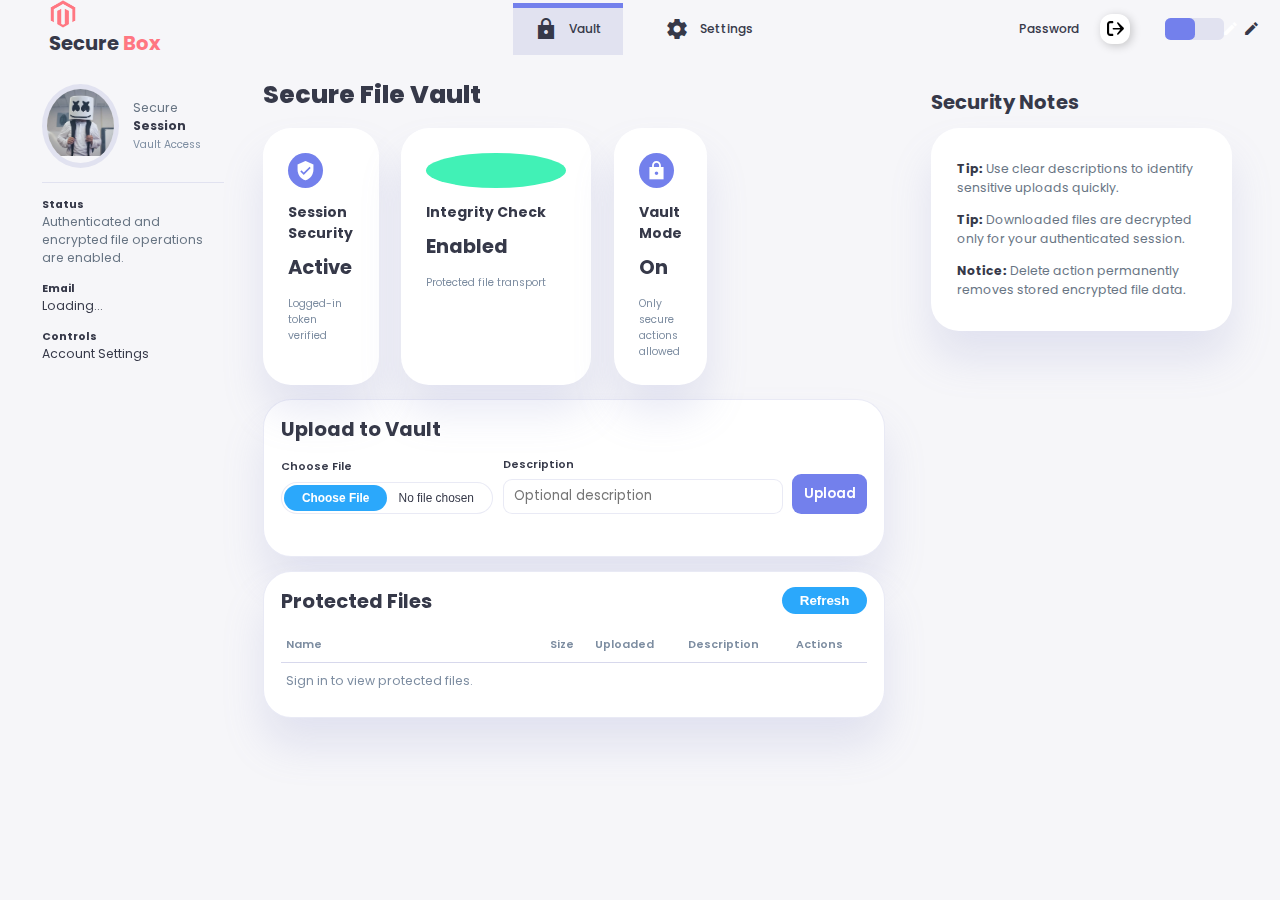
<file: web/templates/index.html>
<!DOCTYPE html>
<html lang="en">

<head>
    <meta charset="UTF-8">
    <meta http-equiv="X-UA-Compatible" content="IE=edge">
    <meta name="viewport" content="width=device-width, initial-scale=1.0">
    <title>Secure File Box</title>
    <link rel="shortcut icon" href="../static/images/logo.png">
    <link href="https://fonts.googleapis.com/icon?family=Material+Icons+Sharp" rel="stylesheet">
    <link rel="stylesheet" href="../static/style.css">
</head>

<body>
    <header>
        <div class="logo" title="Secure File Box">
            <a href="/index" class="logo-link">
                <img src="../static/images/logo.png" alt="Logo">
                <h2>Secure <span class="danger">Box</span></h2>
            </a>
        </div>

        <div class="navbar">
            <a href="/index" class="active">
                <span class="material-icons-sharp">lock</span>
                <h3>Vault</h3>
            </a>
            <a href="/settings">
                <span class="material-icons-sharp">settings</span>
                <h3>Settings</h3>
            </a>
            <a href="/password">
                <span class="material-icons-sharp">password</span>
                <h3>Password</h3>
            </a>
            <button class="Btn" onclick="logout()">
                <div class="sign">
                    <svg xmlns="http://www.w3.org/2000/svg" viewBox="0 0 512 512">
                        <path fill="white" d="M502.6 278.6l-160 160c-9.4 9.4-24.6 9.4-33.9 0s-9.4-24.6 0-33.9L401.4 288H192c-13.3 0-24-10.7-24-24s10.7-24 24-24h209.4L308.7 107.3c-9.4-9.4-9.4-24.6 0-33.9s24.6-9.4 33.9 0l160 160c9.5 9.4 9.5 24.6 0 35.2zM160 96H96c-17.7 0-32 14.3-32 32v256c0 17.7 14.3 32 32 32h64c17.7 0 32 14.3 32 32s-14.3 32-32 32H96c-53 0-96-43-96-96V128C0 75 43 32 96 32h64c17.7 0 32 14.3 32 32s-14.3 32-32 32z" />
                    </svg>
                </div>
                <div class="text">Logout</div>
            </button>
        </div>

        <div id="profile-btn">
            <span class="material-icons-sharp">person</span>
        </div>
        <div class="theme-toggler">
            <span class="material-icons-sharp active">light_mode</span>
            <span class="material-icons-sharp">dark_mode</span>
        </div>
    </header>

    <div class="container">
        <aside>
            <div class="profile">
                <div class="top">
                    <div class="profile-photo">
                        <img class="profile-avatar" src="../static/images/profile-1.jpg" alt="">
                    </div>
                    <div class="info">
                        <p>Secure <b>Session</b></p>
                        <small class="text-muted">Vault Access</small>
                    </div>
                </div>

                <div class="about">
                    <h5>Status</h5>
                    <p>Authenticated and encrypted file operations are enabled.</p>
                    <h5>Email</h5>
                    <p><span id="displayed_email">Loading...</span></p>
                    <h5>Controls</h5>
                    <p><a href="/settings">Account Settings</a></p>
                </div>
            </div>
        </aside>

        <main>
            <h1>Secure File Vault</h1>
            <div class="subjects">
                <div class="eg">
                    <span class="material-icons-sharp">verified_user</span>
                    <h3>Session Security</h3>
                    <h2>Active</h2>
                    <small class="text-muted">Logged-in token verified</small>
                </div>
                <div class="cs">
                    <span class="material-icons-sharp">shield</span>
                    <h3>Integrity Check</h3>
                    <h2>Enabled</h2>
                    <small class="text-muted">Protected file transport</small>
                </div>
                <div class="net">
                    <span class="material-icons-sharp">lock</span>
                    <h3>Vault Mode</h3>
                    <h2>On</h2>
                    <small class="text-muted">Only secure actions allowed</small>
                </div>
            </div>

            <section class="vault-card upload-card">
                <div class="section-head">
                    <h2>Upload to Vault</h2>
                </div>
                <div class="upload-grid">
                    <div class="field-wrap">
                        <label for="fileInput">Choose File</label>
                        <input type="file" id="fileInput" class="file-input">
                    </div>
                    <div class="field-wrap">
                        <label for="fileDesc">Description</label>
                        <input type="text" id="fileDesc" placeholder="Optional description">
                    </div>
                    <div class="upload-actions">
                        <button id="uploadBtn" class="upload-btn">Upload</button>
                    </div>
                </div>
                <div id="uploadResult" class="upload-status text-muted"></div>
            </section>

            <section class="vault-card files-card">
                <div class="section-head">
                    <h2>Protected Files</h2>
                    <button id="refreshFilesBtn" class="refresh-btn">Refresh</button>
                </div>
                <div class="table-wrap">
                    <table class="files-table">
                        <thead>
                            <tr>
                                <th>Name</th>
                                <th>Size</th>
                                <th>Uploaded</th>
                                <th>Description</th>
                                <th>Actions</th>
                            </tr>
                        </thead>
                        <tbody id="filesBody">
                            <tr>
                                <td colspan="5" class="text-muted">Sign in to view protected files.</td>
                            </tr>
                        </tbody>
                    </table>
                </div>
            </section>
        </main>

        <div class="right">
            <div class="announcements">
                <h2>Security Notes</h2>
                <div class="updates">
                    <div class="message">
                        <p><b>Tip:</b> Use clear descriptions to identify sensitive uploads quickly.</p>
                    </div>
                    <div class="message">
                        <p><b>Tip:</b> Downloaded files are decrypted only for your authenticated session.</p>
                    </div>
                    <div class="message">
                        <p><b>Notice:</b> Delete action permanently removes stored encrypted file data.</p>
                    </div>
                </div>
            </div>
        </div>
    </div>

    <script src="../static/app.js"></script>
</body>

</html>
</file>
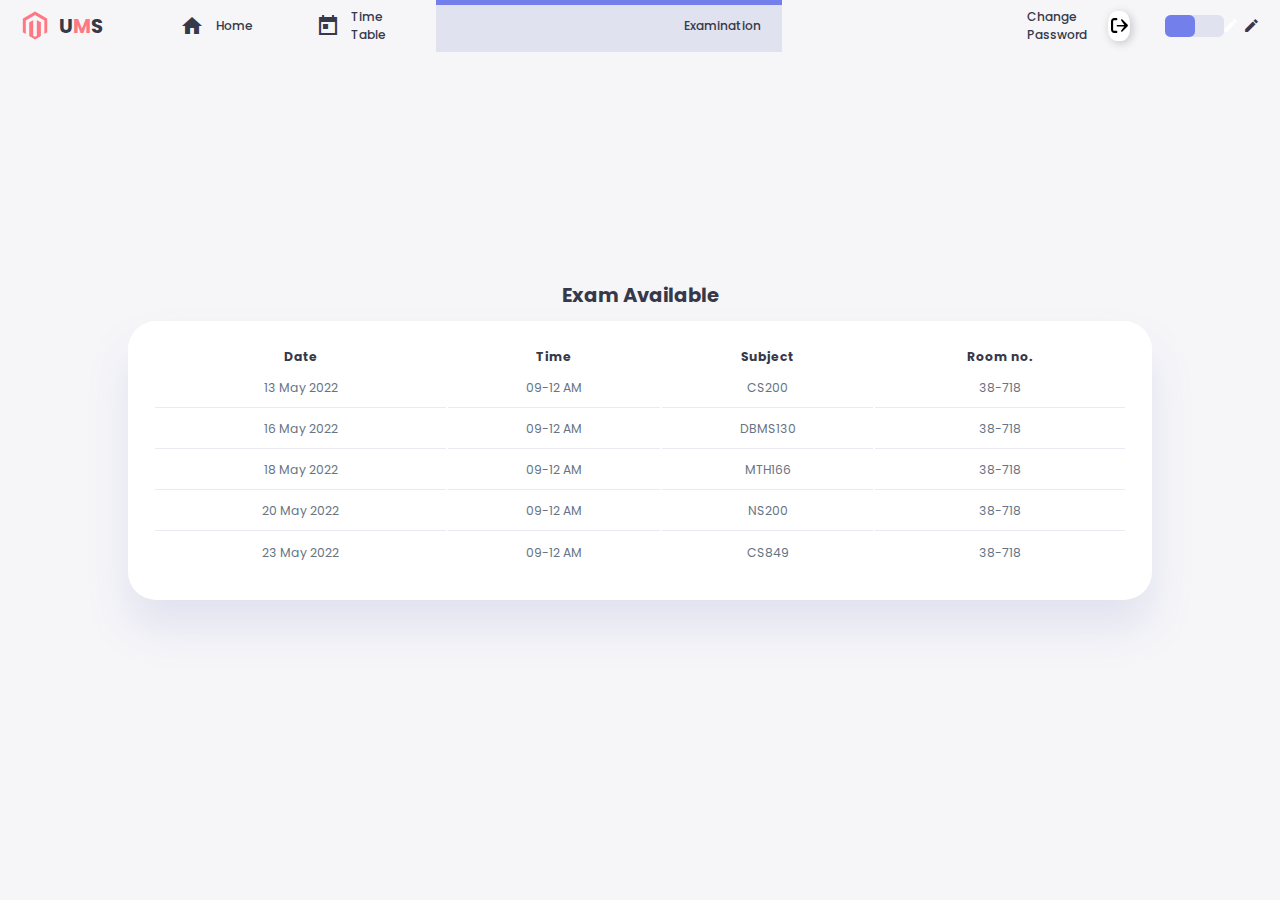
<file: web/templates/exam.html>
<!DOCTYPE html>
<html lang="en">

<head>
    <meta charset="UTF-8">
    <meta http-equiv="X-UA-Compatible" content="IE=edge">
    <meta name="viewport" content="width=device-width, initial-scale=1.0">
    <title>Student Dashboard</title>
    <link href="https://fonts.googleapis.com/icon?family=Material+Icons+Sharp" rel="stylesheet">
    <link rel="shortcut icon" href="../static/images/logo.png">
    <link rel="stylesheet" href="../static/style.css">

    <style>
        body {
            overflow: hidden;
        }

        header {
            position: relative;
        }

        .exam {
            display: flex;
            align-items: center;
            justify-content: center;
            flex-direction: column;
            height: 80vh;
            width: 80%;
            margin: auto;
        }
    </style>
</head>

<body>
    <header>
        <div class="logo">
            <span style="display: inline-block;">
                <a href="/index" style="display: flex; align-items: center; text-decoration: none;">
                    <img src="../static/images/logo.png" alt="Logo" style="height: 29px; margin-right: 10px;">
                    <h2 style="margin: 0;">U<span class="danger">M</span>S</h2>
                </a>
            </span>
        </div>
        <div class="navbar">
            <a href="/index">
                <span class="material-icons-sharp">home</span>
                <h3>Home</h3>
            </a>
            <a href="/timetable" onclick="timeTableAll()">
                <span class="material-icons-sharp">today</span>
                <h3>Time Table</h3>
            </a>
            <a href="/exam" class="active">
                <span class="material-icons-sharp">grid_view</span>
                <h3>Examination</h3>
            </a>
            <a href="/password">
                <span class="material-icons-sharp">password</span>
                <h3>Change Password</h3>
            </a>
            <button id="logout" class="Btn" onclick="logout()">
                <div class="sign">
                    <svg xmlns="http://www.w3.org/2000/svg" viewBox="0 0 512 512">
                        <path fill="white" d="M502.6 278.6l-160 160c-9.4 9.4-24.6 9.4-33.9 0s-9.4-24.6 
               0-33.9L401.4 288H192c-13.3 0-24-10.7-24-24s10.7-24 
               24-24h209.4L308.7 107.3c-9.4-9.4-9.4-24.6 0-33.9s24.6-9.4 
               33.9 0l160 160c9.5 9.4 9.5 24.6 0 35.2zM160 96H96c-17.7 
               0-32 14.3-32 32v256c0 17.7 14.3 32 
               32 32h64c17.7 0 32 14.3 32 32s-14.3 32-32 
               32H96c-53 0-96-43-96-96V128C0 75 43 32 96 32h64c17.7 
               0 32 14.3 32 32s-14.3 32-32 32z" />
                    </svg>
                </div>
                <div class="text">Logout</div>
            </button>
        </div>
        <div id="profile-btn" style="display: none;">
            <span class="material-icons-sharp">person</span>
        </div>
        <div class="theme-toggler">
            <span class="material-icons-sharp active">light_mode</span>
            <span class="material-icons-sharp">dark_mode</span>
        </div>
    </header>

    <main>
        <div class="exam timetable">
            <h2>Exam Available</h2>
            <table>
                <thead>
                    <tr>
                        <th>Date</th>
                        <th>Time</th>
                        <th>Subject</th>
                        <th>Room no.</th>
                    </tr>
                </thead>
                <tbody>
                    <tr>
                        <td>13 May 2022</td>
                        <td>09-12 AM</td>
                        <td>CS200</td>
                        <td>38-718</td>
                    </tr>
                    <tr>
                        <td>16 May 2022</td>
                        <td>09-12 AM</td>
                        <td>DBMS130</td>
                        <td>38-718</td>
                    </tr>
                    <tr>
                        <td>18 May 2022</td>
                        <td>09-12 AM</td>
                        <td>MTH166</td>
                        <td>38-718</td>
                    </tr>
                    <tr>
                        <td>20 May 2022</td>
                        <td>09-12 AM</td>
                        <td>NS200</td>
                        <td>38-718</td>
                    </tr>
                    <tr>
                        <td>23 May 2022</td>
                        <td>09-12 AM</td>
                        <td>CS849</td>
                        <td>38-718</td>
                    </tr>
                </tbody>
            </table>
        </div>
    </main>
    </main>

</body>

<script src="../static/app.js"></script>

</html>
</file>
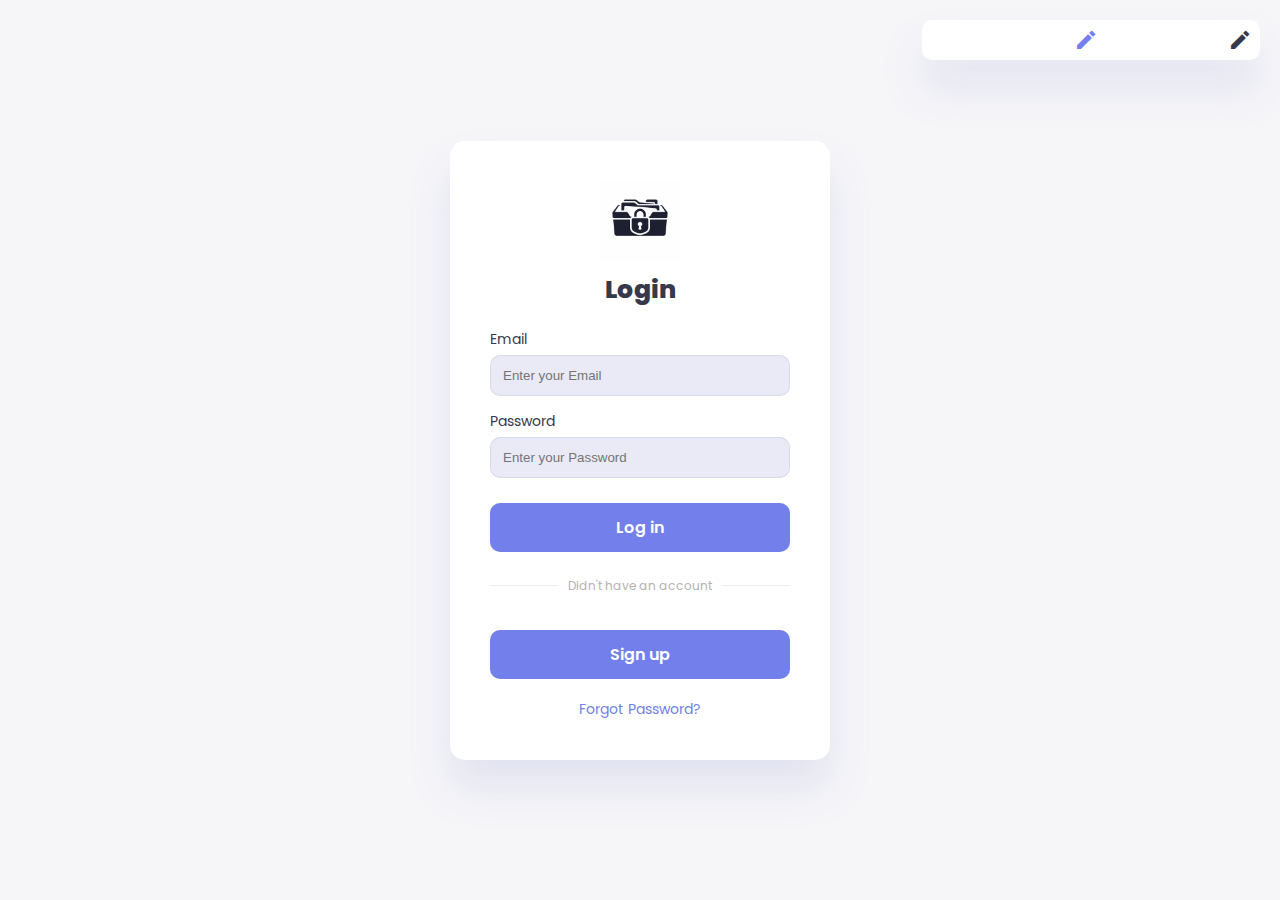
<file: web/templates/login.html>
<!DOCTYPE html>
<html lang="en">

<head>
    <meta charset="UTF-8">
    <meta http-equiv="X-UA-Compatible" content="IE=edge">
<meta name="viewport" content="width=device-width, initial-scale=1.0">
    <title>UMS | Login</title>

    <!-- Favicon -->
    <link rel="shortcut icon" href="../static/images/loginlogo.png">

    <!-- Google Icons -->
    <link href="https://fonts.googleapis.com/icon?family=Material+Icons+Sharp" rel="stylesheet">

    <!-- Main CSS -->
    <link rel="stylesheet" href="../static/style.css">

    <style>
        /* Login Page Custom Styling */
        body {
            display: flex;
            justify-content: center;
            align-items: center;
            height: 100vh;
            background: var(--color-background);
        }

        .login-container {
            width: 380px;
            padding: 40px;
            background: var(--color-white);
            box-shadow: var(--box-shadow);
            border-radius: 15px;
            text-align: center;
        }

        .login-container img {
            width: 80px;
            margin-bottom: 10px;
            display: block;
            margin-left: auto;
            margin-right: auto;
        }

        .login-container h1 {
            margin-bottom: 20px;
        }

        .input-field {
            text-align: left;
            margin-top: 15px;
        }

        .input-field label {
            font-size: 14px;
            color: var(--color-dark);
        }

        .input-field input {
            width: 100%;
            padding: 12px;
            margin-top: 5px;
            border-radius: 10px;
            border: 1px solid var(--color-light);
            background: var(--color-light);
            transition: all 0.3s ease;
        }

        .input-field input:focus {
            border-color: var(--color-primary);
        }

        .btn-login {
            margin-top: 25px;
            width: 100%;
            padding: 12px;
            background: var(--color-primary);
            border: none;
            border-radius: 10px;
            color: white;
            font-size: 16px;
            cursor: pointer;
            transition: 0.3s ease;
        }

        .btn-login:hover {
            background: blueviolet;
        }

        .btn-signup {
            margin-top: 10px;
            width: 100%;
            padding: 12px;
            background: var(--color-primary);
            border: none;
            border-radius: 10px;
            color: white;
            font-size: 16px;
            cursor: pointer;
            transition: 0.3s ease;
        }

        .btn-signup:hover {
            background: blueviolet;
        }

        .extra-links {
            margin-top: 20px;
        }

        .extra-links a {
            font-size: 14px;
            color: var(--color-primary);
        }

        .theme-toggler {
            position: absolute;
            top: 20px;
            right: 20px;
            display: flex;
            gap: 10px;
            background: var(--color-white);
            padding: 8px;
            border-radius: 10px;
            box-shadow: var(--box-shadow);
            cursor: pointer;
        }

        .theme-toggler span.active {
            color: var(--color-primary);
        }

        .register {
            margin: 25px 0;
            font-size: 12px;
            color: gray;
            opacity: 0.6;
            display: flex;
            align-items: center;
            gap: 10px;
        }

        .register::before,
        .register::after {
            content: "";
            flex: 1;
            height: 1px;
            background: lightgray;
            opacity: 0.6;
        }
    </style>
</head>

<body>

    <!-- Theme Button -->
    <div class="theme-toggler">
        <span class="material-icons-sharp active">light_mode</span>
        <span class="material-icons-sharp">dark_mode</span>
    </div>

    <div class="login-container">
        <img class="loginlogo" src="../static/images/loginlogo.png" alt="UMS Logo">
        <h1>Login</h1>
        <form id="loginForm">
            <div class="input-field">
                <label for="email">Email</label>
                <input type="email" id="email" name="email" autocomplete="new-email" placeholder="Enter your Email" required>
            </div>

            <div class="input-field">
                <label for="password">Password</label>
                <input type="password" id="password" name="password" autocomplete="new-password" placeholder="Enter your Password" required>
            </div>

            <button type="button" class="btn-login" onclick="login(); return false;">
                Log in
            </button>
        </form>


        <span>


            <div class="register">
                Didn't have an account
            </div>

            <button type="button" class="btn-signup" onclick="location.href='/register'">
                Sign up
            </button>


        </span>


        <div class="extra-links">
            <a href="#">Forgot Password?</a>
        </div>

    </div>

    <script src="../static/app.js"></script>

</body>

</html>
</file>
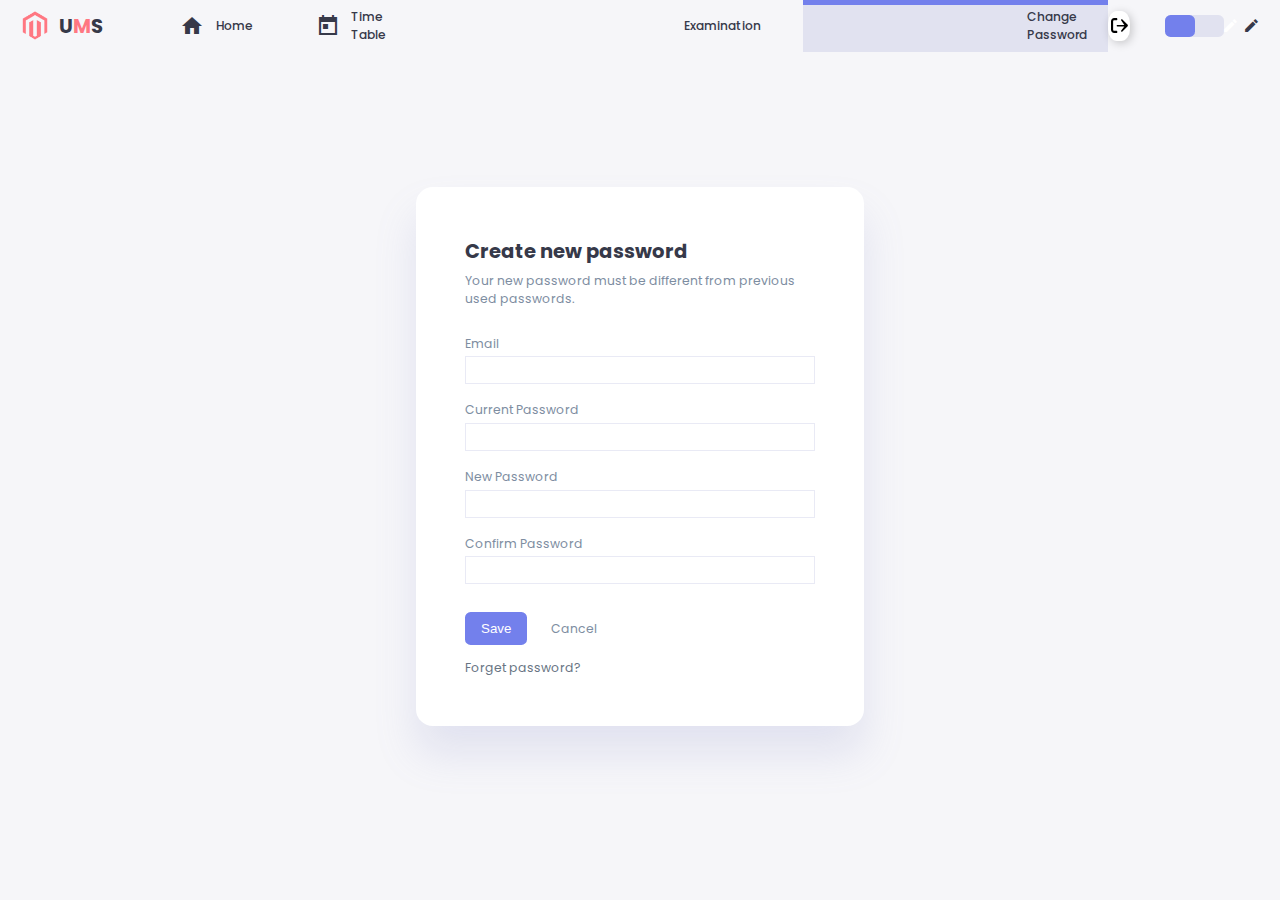
<file: web/templates/password.html>
<!DOCTYPE html>
<html lang="en">

<head>
    <meta charset="UTF-8">
    <meta http-equiv="X-UA-Compatible" content="IE=edge">
    <meta name="viewport" content="width=device-width, initial-scale=1.0">
    <title>Student Dashboard</title>
    <link href="https://fonts.googleapis.com/icon?family=Material+Icons+Sharp" rel="stylesheet">
    <link rel="shortcut icon" href="../static/images/logo.png">
    <link rel="stylesheet" href="../static/style.css">

    <style>
        header {
            position: relative;
        }

        .change-password-container {
            display: flex;
            align-items: center;
            justify-content: center;
            width: 100%;
            height: 90vh;
        }

        .change-password-container form {
            display: flex;
            flex-direction: column;
            justify-content: center;
            border-radius: var(--border-radius-2);
            padding: 3.5rem;
            background-color: var(--color-white);
            box-shadow: var(--box-shadow);
            width: 95%;
            max-width: 32rem;
        }

        .change-password-container form:hover {
            box-shadow: 3px 3px 3px 3px grey;
        }

        .change-password-container form input[type=password] {
            border: none;
            outline: none;
            border: 1px solid var(--color-light);
            background: transparent;
            height: 2rem;
            width: 100%;
            padding: 0 .5rem;
        }

        .change-password-container form .box {
            padding: .5rem 0;
        }

        .change-password-container form .box p {
            line-height: 2;
        }

        .change-password-container form h2+p {
            margin: .4rem 0 1.2rem 0;
        }

        .btn {
            background: none;
            border: none;
            border: 2px solid var(--color-primary) !important;
            border-radius: var(--border-radius-1);
            padding: .5rem 1rem;
            color: var(--color-white);
            background-color: var(--color-primary);
            cursor: pointer;
            margin: 1rem 1.5rem 1rem 0;
            margin-top: 1.5rem;
        }

        .btn:hover {
            color: var(--color-primary);
            background-color: transparent;
        }
    </style>

</head>

<body>
    <header>
        <div class="logo">
            <span style="display: inline-block;">
                <a href="/index" style="display: flex; align-items: center; text-decoration: none;">
                    <img src="../static/images/logo.png" alt="Logo" style="height: 29px; margin-right: 10px;">
                    <h2 style="margin: 0;">U<span class="danger">M</span>S</h2>
                </a>
            </span>
        </div>
        <div class="navbar">
            <a href="/index">
                <span class="material-icons-sharp">home</span>
                <h3>Home</h3>
            </a>
            <a href="/timetable" onclick="timeTableAll()">
                <span class="material-icons-sharp">today</span>
                <h3>Time Table</h3>
            </a>
            <a href="/exam">
                <span class="material-icons-sharp">grid_view</span>
                <h3>Examination</h3>
            </a>
            <a href="/password" class="active">
                <span class="material-icons-sharp">password</span>
                <h3>Change Password</h3>
            </a>
            <button class="Btn" onclick="logout()">
                <div class="sign">
                    <svg xmlns="http://www.w3.org/2000/svg" viewBox="0 0 512 512">
                        <path fill="white" d="M502.6 278.6l-160 160c-9.4 9.4-24.6 9.4-33.9 0s-9.4-24.6 
               0-33.9L401.4 288H192c-13.3 0-24-10.7-24-24s10.7-24 
               24-24h209.4L308.7 107.3c-9.4-9.4-9.4-24.6 0-33.9s24.6-9.4 
               33.9 0l160 160c9.5 9.4 9.5 24.6 0 35.2zM160 96H96c-17.7 
               0-32 14.3-32 32v256c0 17.7 14.3 32 
               32 32h64c17.7 0 32 14.3 32 32s-14.3 32-32 
               32H96c-53 0-96-43-96-96V128C0 75 43 32 96 32h64c17.7 
               0 32 14.3 32 32s-14.3 32-32 32z" />
                    </svg>
                </div>
                <div class="text">Logout</div>
            </button>
        </div>
        <div id="profile-btn" style="display: none;">
            <span class="material-icons-sharp">person</span>
        </div>
        <div class="theme-toggler">
            <span class="material-icons-sharp active">light_mode</span>
            <span class="material-icons-sharp">dark_mode</span>
        </div>
    </header>

    <div class="change-password-container">
        <form action="">
            <h2>Create new password</h2>
            <p class="text-muted">Your new password must be different from previous used passwords.</p>
            <div class="box">
                <p class="text-muted">Email</p>
                <input type="password" id="email">
            </div>
            <div class="box">
                <p class="text-muted">Current Password</p>
                <input type="password" id="currentpass">
            </div>
            <div class="box">
                <p class="text-muted">New Password</p>
                <input type="password" id="newpass">
            </div>
            <div class="box">
                <p class="text-muted">Confirm Password</p>
                <input type="password" id="confirmpass">
            </div>
            <div class="button">
                <input type="submit" value="Save" class="btn">
                <a href="/index" class="text-muted">Cancel</a>
            </div>
            <a href="#">
                <p>Forget password?</p>
            </a>
        </form>
    </div>

</body>

<script src="../static/app.js"></script>

</html>
</file>
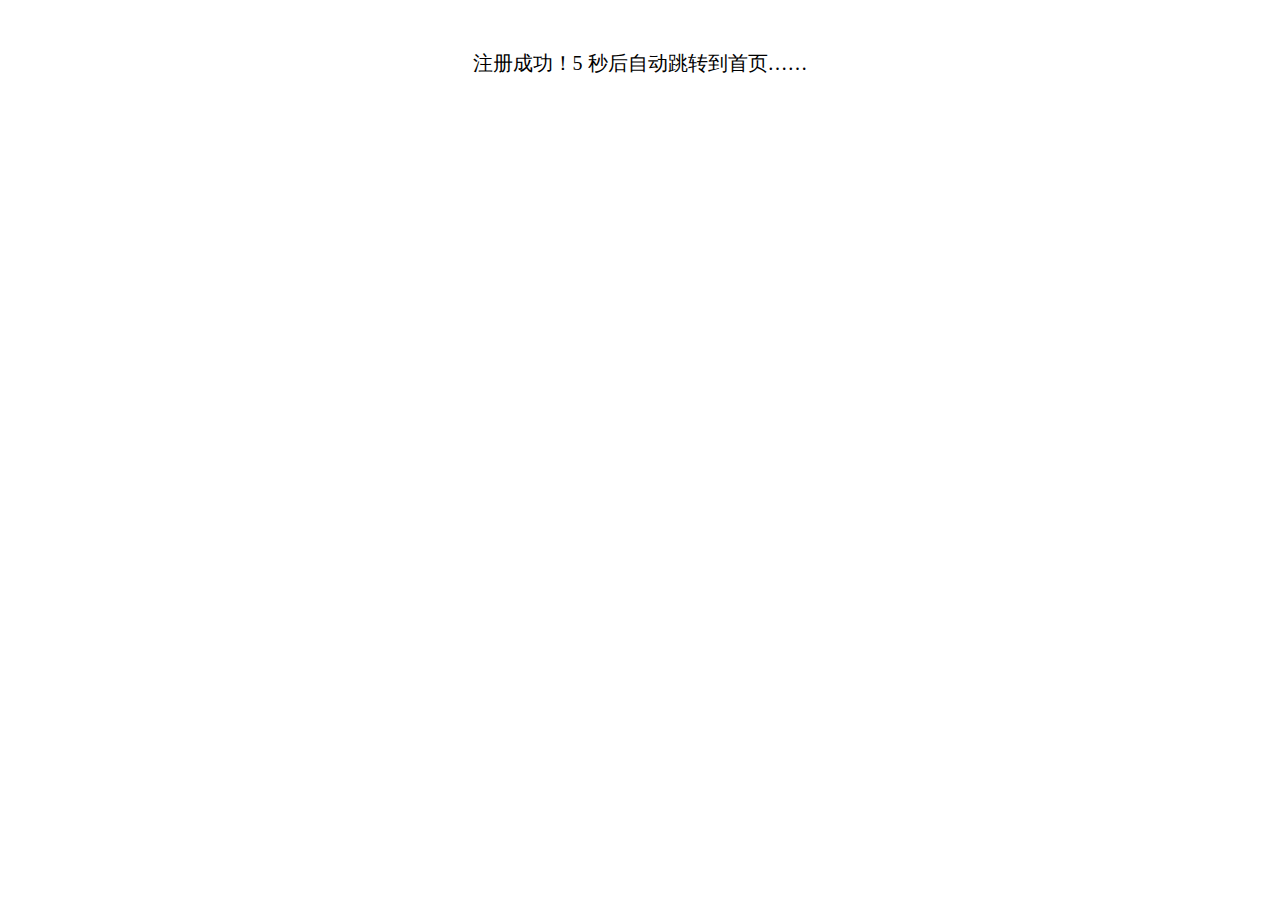
<file: web/templates/register_result.html>
<!DOCTYPE html>
<html>
<head>
    <meta charset="UTF-8">
    <title>注册成功</title>
    <style>
        .msg {
            font-size: 20px;
            margin-top: 50px;
            text-align: center;
        }
    </style>
</head>
<body>

<div class="msg">
    注册成功！<span id="sec">5</span> 秒后自动跳转到首页……
</div>

<script>
    let time = 5;
    const sec = document.getElementById("sec");

    const timer = setInterval(() => {
        time--;
        sec.innerText = time;
        if (time === 0) {
            clearInterval(timer);
            window.location.href = "/index"; // 这里写跳转地址
        }
    }, 1000);
</script>

</body>
</html>
</file>
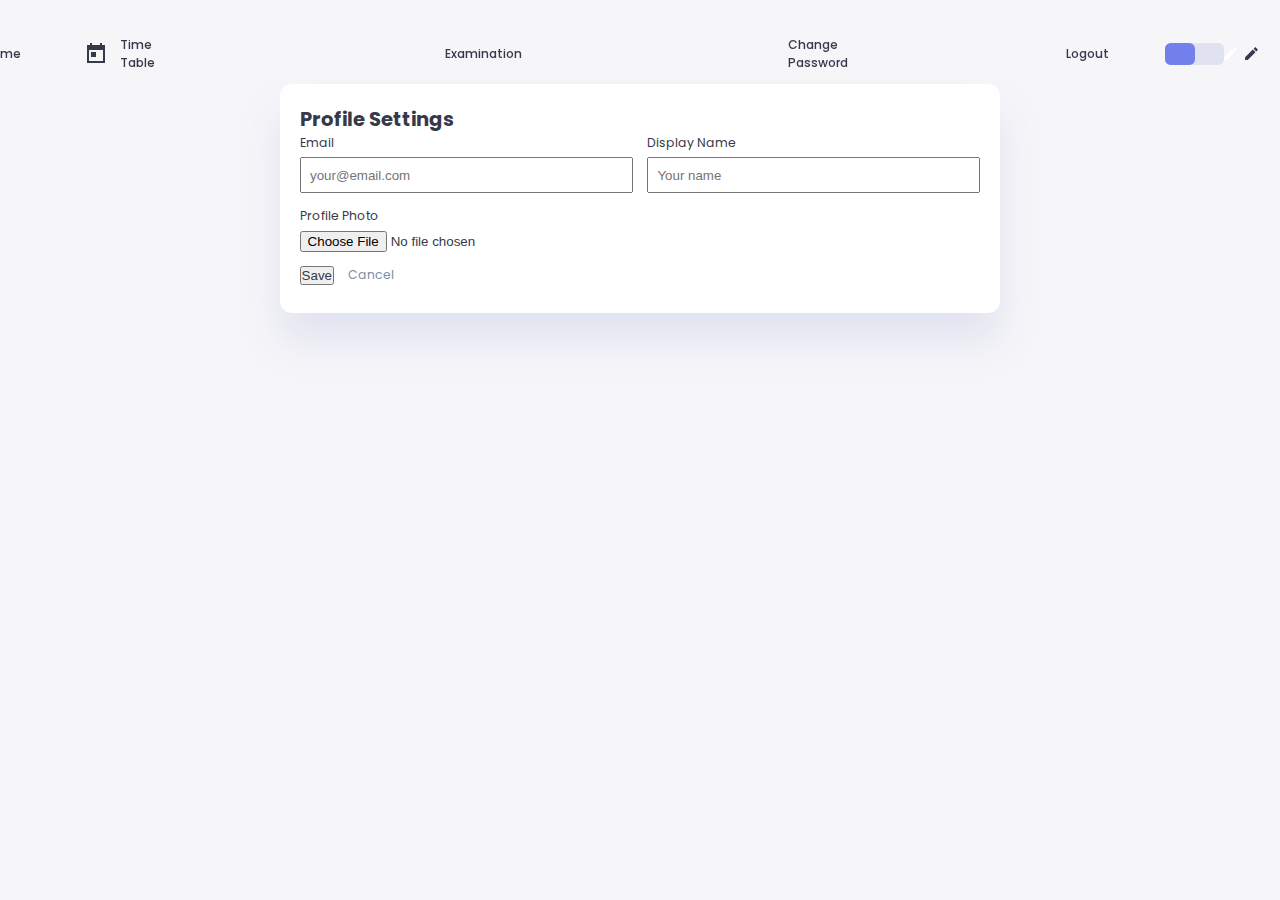
<file: web/templates/settings.html>
<!DOCTYPE html>
<html lang="en">

<head>
    <meta charset="UTF-8">
    <meta http-equiv="X-UA-Compatible" content="IE=edge">
    <meta name="viewport" content="width=device-width, initial-scale=1.0">
    <title>Settings</title>
    <link rel="shortcut icon" href="../static/images/logo.png">
    <link href="https://fonts.googleapis.com/icon?family=Material+Icons+Sharp" rel="stylesheet">
    <link rel="stylesheet" href="../static/style.css">
</head>

<body>
    <header>
        <div class="logo">
            <img src="../static/images/logo.png" alt="">
            <h2>U<span class="danger">M</span>S</h2>
        </div>
        <div class="navbar">
            <a href="/index">
                <span class="material-icons-sharp">home</span>
                <h3>Home</h3>
            </a>
            <a href="/timetable" onclick="timeTableAll()">
                <span class="material-icons-sharp">today</span>
                <h3>Time Table</h3>
            </a>
            <a href="/exam">
                <span class="material-icons-sharp">grid_view</span>
                <h3>Examination</h3>
            </a>
            <a href="/password">
                <span class="material-icons-sharp">password</span>
                <h3>Change Password</h3>
            </a>
            <a href="#">
                <span class="material-icons-sharp">logout</span>
                <h3>Logout</h3>
            </a>
        </div>
        <div id="profile-btn">
            <span class="material-icons-sharp">person</span>
        </div>
        <div class="theme-toggler">
            <span class="material-icons-sharp active">light_mode</span>
            <span class="material-icons-sharp">dark_mode</span>
        </div>
    </header>

    <main style="padding-top:4rem; width:90%; margin: 2rem auto;">
        <div class="settings-container">
            <form id="settingsForm"
                style="width:100%; max-width:720px; margin:auto; background:var(--color-white); padding:1.4rem; border-radius:12px; box-shadow:var(--box-shadow);">
                <h2>Profile Settings</h2>
                <div style="display:flex; gap:1rem; flex-wrap:wrap;">
                    <div style="flex:1; min-width:200px;">
                        <label>Email</label>
                        <input id="settingsEmail" type="email" style="width:100%; padding:.6rem; margin-top:.4rem;"
                            placeholder="your@email.com">
                    </div>
                    <div style="flex:1; min-width:200px;">
                        <label>Display Name</label>
                        <input id="settingsName" type="text" style="width:100%; padding:.6rem; margin-top:.4rem;"
                            placeholder="Your name">
                    </div>
                </div>

                <div style="margin-top:1rem;">
                    <label>Profile Photo</label>
                    <input id="settingsPhoto" type="file" style="display:block; margin-top:.4rem;">
                </div>

                <div style="margin-top:1rem; display:flex; gap:1rem;">
                    <button type="button" class="btn" onclick="saveSettings()">Save</button>
                    <a href="/index" class="text-muted">Cancel</a>
                </div>
                <p id="settingsResult" style="margin-top:.6rem;"></p>
            </form>
        </div>
    </main>

    <script src="../static/timeTable.js"></script>
    <script src="../static/app.js"></script>
    <script>
        function saveSettings() {
            const result = document.getElementById('settingsResult')
            result.innerText = ''
            const fd = new FormData()
            const email = document.getElementById('settingsEmail').value
            const name = document.getElementById('settingsName').value
            const photo = document.getElementById('settingsPhoto').files[0]
            if (email) fd.append('email', email)
            if (name) fd.append('display_name', name)
            if (photo) fd.append('file', photo)

            const token = localStorage.getItem('token')
            fetch(API_BASE + '/user/profile', {
                method: 'PUT',
                headers: token ? { 'Authorization': 'Bearer ' + token } : {},
                body: fd
            })
                .then(res => res.json())
                .then(data => {
                    if (data && (data.code === 0 || data.code === 200)) {
                        result.innerText = '保存成功'
                    } else {
                        result.innerText = data.message || JSON.stringify(data)
                    }
                })
                .catch(err => {
                    console.error(err)
                    result.innerText = '保存失败'
                })
        }
    </script>

</body>

</html>
</file>
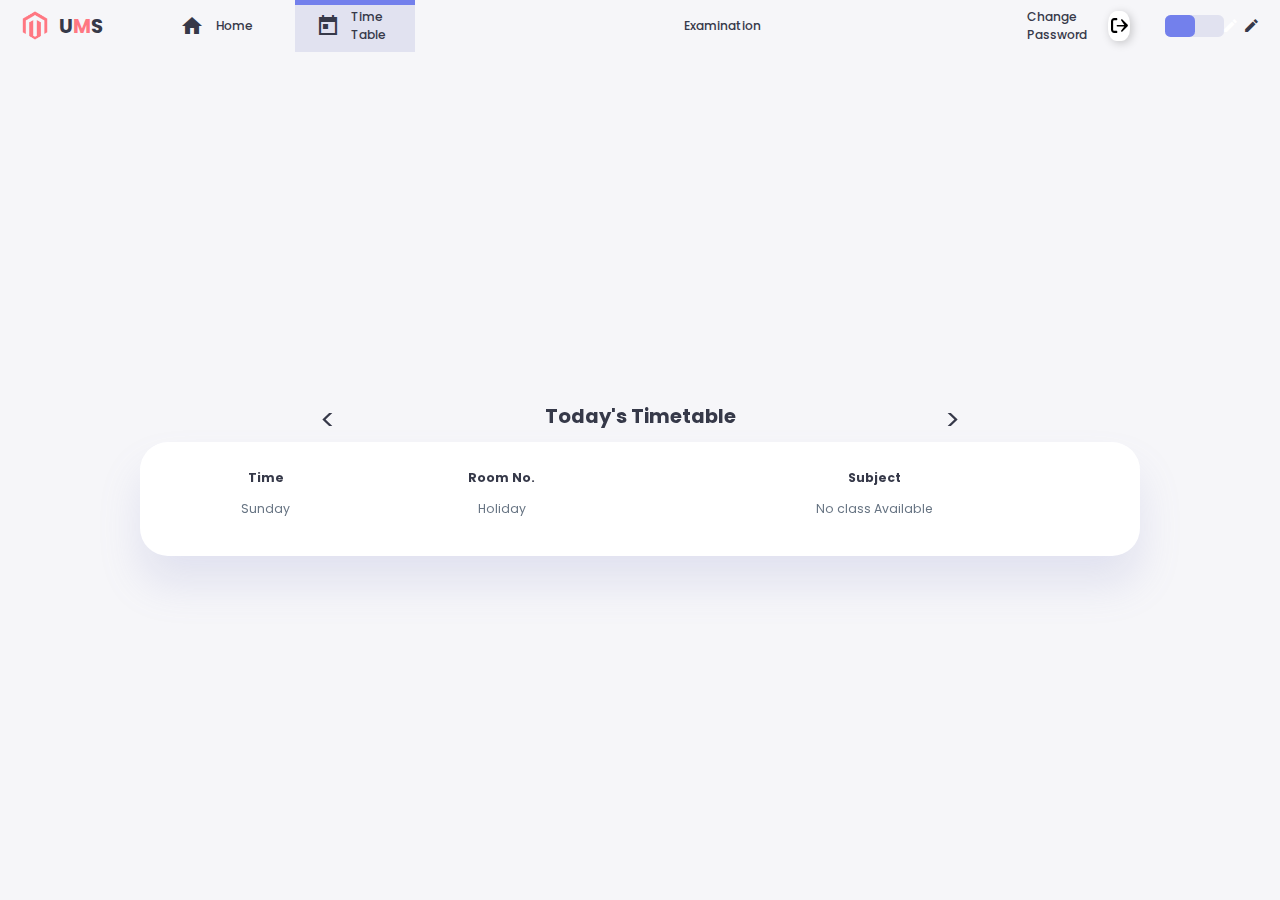
<file: web/templates/timetable.html>
<!DOCTYPE html>
<html lang="en">

<head>
    <meta charset="UTF-8">
    <meta http-equiv="X-UA-Compatible" content="IE=edge">
    <meta name="viewport" content="width=device-width, initial-scale=1.0">
    <title>Student Dashboard</title>
    <link href="https://fonts.googleapis.com/icon?family=Material+Icons+Sharp" rel="stylesheet">
    <link rel="shortcut icon" href="../static/images/logo.png">
    <link rel="stylesheet" href="../static/style.css">
</head>

<body>
    <header>
        <div class="logo">
            <span style="display: inline-block;">
                <a href="/index" style="display: flex; align-items: center; text-decoration: none;">
                    <img src="../static/images/logo.png" alt="Logo" style="height: 29px; margin-right: 10px;">
                    <h2 style="margin: 0;">U<span class="danger">M</span>S</h2>
                </a>
            </span>
        </div>
        <div class="navbar">
            <a href="/index">
                <span class="material-icons-sharp">home</span>
                <h3>Home</h3>
            </a>
            <a href="/timetable" class="active" onclick="timeTableAll()">
                <span class="material-icons-sharp">today</span>
                <h3>Time Table</h3>
            </a>
            <a href="/exam">
                <span class="material-icons-sharp">grid_view</span>
                <h3>Examination</h3>
            </a>
            <a href="/password">
                <span class="material-icons-sharp">password</span>
                <h3>Change Password</h3>
            </a>
            <button class="Btn" onclick="logout()">
                <div class="sign">
                    <svg xmlns="http://www.w3.org/2000/svg" viewBox="0 0 512 512">
                        <path fill="white" d="M502.6 278.6l-160 160c-9.4 9.4-24.6 9.4-33.9 0s-9.4-24.6 
               0-33.9L401.4 288H192c-13.3 0-24-10.7-24-24s10.7-24 
               24-24h209.4L308.7 107.3c-9.4-9.4-9.4-24.6 0-33.9s24.6-9.4 
               33.9 0l160 160c9.5 9.4 9.5 24.6 0 35.2zM160 96H96c-17.7 
               0-32 14.3-32 32v256c0 17.7 14.3 32 
               32 32h64c17.7 0 32 14.3 32 32s-14.3 32-32 
               32H96c-53 0-96-43-96-96V128C0 75 43 32 96 32h64c17.7 
               0 32 14.3 32 32s-14.3 32-32 32z" />
                    </svg>
                </div>
                <div class="text">Logout</div>
            </button>
        </div>
        <div id="profile-btn" style="display: none;">
            <span class="material-icons-sharp">person</span>
        </div>
        <div class="theme-toggler">
            <span class="material-icons-sharp active">light_mode</span>
            <span class="material-icons-sharp">dark_mode</span>
        </div>

    </header>

    <main style="margin: 0;">
        <div class="timetable active" id="timetable">
            <div>
                <span id="prevDay">&lt;</span>
                <h2>Today's Timetable</h2>
                <span id="nextDay">&gt;</span>
            </div>
            <table>
                <thead>
                    <tr>
                        <th>Time</th>
                        <th>Room No.</th>
                        <th>Subject</th>
                        <th></th>
                    </tr>
                </thead>
                <tbody></tbody>
            </table>
        </div>
    </main>

</body>

<script src="../static/timeTable.js"></script>
<script src="../static/app.js"></script>

</html>
</file>
<file: web/static/style.css>
@import url('https://fonts.googleapis.com/css2?family=Cairo:wght@200;300;400;500;600;700;800;900&family=Poppins:wght@300;400;500;600;700;800&display=swap');

:root {
    --color-primary: #7380ec;
    --color-danger: #ff7782;
    --color-success: #41f1b6;
    --color-warning: #ffbb55;
    --color-white: #fff;
    --color-info: #7d8da1;
    --color-dark: #363949;
    --color-light: rgba(132, 139, 200, 0.18);
    --color-dark-varient: #677483;
    --color-background: #f6f6f9;

    --card-border-radius: 2rem;
    --border-radius-1: 0.4rem;
    --border-radius-2: 1.2rem;

    --card-padding: 1.8rem;
    --box-shadow: 0 2rem 3rem var(--color-light)
}

.dark-theme {
    --color-background: #181a1e;
    --color-white: #202528;
    --color-dark: #edeffd;
    --color-dark-varient: #a3bdcc;
    --color-light: rgba(0, 0, 0, 0.4);
    --box-shadow: 0 2rem 3rem var(--color-light)
}

* {
    margin: 0;
    padding: 0;
    text-decoration: none;
    list-style: none;
    box-sizing: border-box;
}

.loginlogo {
    position: relative;
    left: auto;
}

.logo {
    position: relative;
}

html {
    font-size: 14px;
    scroll-behavior: smooth;
}

body {
    font-family: 'Poppins', sans-serif;
    font-size: .88rem;
    margin: 0;
    background: var(--color-background);
    user-select: text;
    overflow-x: hidden;
    color: var(--color-dark);
}

* {
    color: var(--color-dark);
}

img {
    display: block;
    width: 100%;
}

h1 {
    font-weight: 800;
    font-size: 1.8rem;
}

h2 {
    font-size: 1.4rem;
}

h3 {
    font-size: .87rem;
}

h4 {
    font-size: .8rem;
}

h5 {
    font-size: .77rem;
}

small {
    font-size: .75rem;
}

.text-muted {
    color: var(--color-info);
}

p {
    color: var(--color-dark-varient);
}

b {
    color: var(--color-dark);
}

.primary {
    color: var(--color-primary);
}

.danger {
    color: var(--color-danger);
}

.success {
    color: var(--color-success);
}

.warning {
    color: var(--color-warning);
}

/* =========================================
   Header & Navbar 修改
========================================= */
.container {
    position: relative;
    display: grid;
    width: 93%;
    margin: 0 3rem;
    gap: 1.8rem;
    grid-template-columns: 14rem auto 23rem;
    padding-top: 4rem;
}

header h3 {
    font-weight: 500;
}

header {
    position: fixed;
    width: 100vw;
    z-index: 1000;
    background-color: var(--color-background);
}

header.active {
    box-shadow: var(--box-shadow);
}

/* 调整logo位置 */
header .logo {
    display: flex;
    gap: .8rem;
    margin-right: auto;
    padding-left: 1rem;
    /* 新增：稍微左移logo */
}

header .logo img {
    width: 2rem;
    height: 2rem;
}

/* 修改navbar整体位置 */
header,
header .navbar {
    display: flex;
    align-items: center;
    justify-content: flex-end;
    padding: 0 2.5rem;
    /* 修改：从0 3rem改为0 2.5rem，向左移动 */
    color: var(--color-info);
}

/* 调整navbar项间距 */
header .navbar a {
    display: flex;
    margin-left: 1.5rem;
    /* 修改：从2rem减少到1.5rem */
    gap: 0.8rem;
    align-items: center;
    justify-content: space-between;
    position: relative;
    height: 3.7rem;
    transition: all 300ms ease;
    padding: 0 1.5rem;
    /* 修改：从0 2rem改为0 1.5rem */
}

header .navbar a:hover {
    padding-top: 1.5rem;
}

header .navbar a.active {
    background: var(--color-light);
    color: var(--color-primary);
}

header .navbar a.active::before {
    content: "";
    background-color: var(--color-primary);
    position: absolute;
    height: 5px;
    width: 100%;
    left: 0;
    top: 0;
}

header #profile-btn {
    display: none;
    font-size: 2rem;
    margin: .5rem 2rem 0 0;
    cursor: pointer;
}

/* 调整theme-toggler位置 */
header .theme-toggler {
    background: var(--color-light);
    display: flex;
    justify-content: space-between;
    align-items: center;
    height: 1.6rem;
    width: 4.2rem;
    cursor: pointer;
    border-radius: var(--border-radius-1);
    margin-right: 1.5rem;
    /* 修改：从2rem减少到1.5rem */
}

header .theme-toggler span {
    font-size: 1.2rem;
    width: 50%;
    height: 100%;
    display: flex;
    align-items: center;
    justify-content: center;
}

header .theme-toggler span.active {
    background-color: var(--color-primary);
    color: white;
    border-radius: var(--border-radius-1);
}

/* =========================================
   Logout按钮样式（新增）
========================================= */
.icon-expand-btn {
    display: flex;
    align-items: center;
    justify-content: center;
    padding: 8px 15px;
    font-family: 'Poppins', sans-serif;
    font-size: 15px;
    font-weight: 600;
    color: var(--color-white);
    background: linear-gradient(135deg, var(--color-danger), #ff4757);
    border: none;
    border-radius: 8px;
    cursor: pointer;
    overflow: hidden;
    transition: all 0.3s cubic-bezier(0.175, 0.885, 0.32, 1.275);
    gap: 8px;
    margin-left: 1.5rem;
    /* 减少左侧边距 */
    position: relative;
    min-width: 120px;
    /* 设置最小宽度 */
}

/* 按钮文字和图标 */
.icon-expand-btn .btn-text {
    max-width: 100px;
    overflow: hidden;
    white-space: nowrap;
    transition: all 0.3s ease;
    color: var(--color-white);
    font-weight: 500;
}

.icon-expand-btn .btn-icon {
    font-size: 18px;
    transition: all 0.3s ease;
    color: var(--color-white);
}

/* 悬停效果 */
.icon-expand-btn:hover {
    padding: 10px 24px;
    gap: 10px;
    box-shadow: 0 4px 12px rgba(255, 119, 130, 0.3);
}

.icon-expand-btn:hover .btn-text {
    max-width: 150px;
}

.icon-expand-btn:hover .btn-icon {
    transform: rotate(10deg);
}

/* 加载动画状态 */
.icon-expand-btn.loading {
    pointer-events: none;
    opacity: 0.8;
    padding-right: 40px;
    /* 为加载图标留出空间 */
}

/* 加载动画 - 旋转圆圈 */
.icon-expand-btn.loading::after {
    content: '';
    position: absolute;
    right: 15px;
    top: 50%;
    transform: translateY(-50%);
    width: 16px;
    height: 16px;
    border: 2px solid transparent;
    border-top-color: var(--color-white);
    border-right-color: var(--color-white);
    border-radius: 50%;
    animation: spin 0.8s linear infinite;
}

/* 加载时隐藏按钮内容 */
.icon-expand-btn.loading .btn-text,
.icon-expand-btn.loading .btn-icon {
    opacity: 0.5;
}

/* 旋转动画 */
@keyframes spin {
    0% {
        transform: translateY(-50%) rotate(0deg);
    }

    100% {
        transform: translateY(-50%) rotate(360deg);
    }
}

/* 脉动动画 */
@keyframes pulse {
    0% {
        transform: translateY(-50%) scale(1);
        opacity: 0.8;
    }

    50% {
        transform: translateY(-50%) scale(1.1);
        opacity: 1;
    }

    100% {
        transform: translateY(-50%) scale(1);
        opacity: 0.8;
    }
}

/* 第二种加载动画样式（可选） */
.icon-expand-btn.loading.alternative::after {
    animation: pulse 1s ease-in-out infinite;
    border: none;
    background-color: var(--color-white);
    width: 12px;
    height: 12px;
}

/* =========================================
   Profile section
========================================= */
aside .profile {
    margin-top: 2rem;
    width: 13rem;
    position: fixed;
}

aside .profile .top {
    display: flex;
    align-items: center;
    gap: 1rem;
    border-bottom: 1px solid var(--color-light);
    padding-bottom: 1rem;
}

aside .profile .top:hover .profile-photo {
    scale: 1.05;
}

aside .profile .top .profile-photo {
    width: 6rem;
    height: 6rem;
    border-radius: 50%;
    overflow: hidden;
    border: 5px solid var(--color-light);
    transition: all 400ms ease;
}

aside .profile .about p {
    padding-bottom: 1rem;
}

aside .profile .about {
    margin-top: 1rem;
}

/* =========================================
   Home Section
========================================= */
main {
    position: relative;
    margin-top: 1.4rem;
}

main .subjects {
    display: grid;
    grid-template-columns: repeat(5, 1fr);
    gap: 1.6rem;
}

main .subjects>div {
    background-color: var(--color-white);
    padding: var(--card-padding);
    border-radius: var(--card-border-radius);
    margin-top: 1rem;
    box-shadow: var(--box-shadow);
    transition: all 300ms ease;
}

main .subjects>div:hover {
    box-shadow: none;
}

main .subjects>div span {
    background-color: var(--color-primary);
    padding: .5rem;
    border-radius: 50%;
    color: var(--color-white);
    font-size: 1.5rem;
}

main .subjects>div.mth span,
main .subjects>div.cg span {
    background: var(--color-danger);
}

main .subjects>div.cs span {
    background: var(--color-success);
}

main .subjects h3 {
    margin: 1rem 0 0.6rem;
    font-size: 1rem;
}

main .subjects .progress {
    position: relative;
    width: 89px;
    height: 89px;
    border-radius: 50%;
    margin: auto;
}

main .subjects svg circle {
    fill: none;
    stroke: var(--color-primary);
    stroke-width: 8;
    stroke-linecap: round;
    transform: translate(5px, 5px);
    stroke-dasharray: 110;
    stroke-dashoffset: 92;
}

main .subjects .eg svg circle {
    stroke-dashoffset: 25;
    stroke-dasharray: 210;
}

main .subjects .mth svg circle {
    stroke-dashoffset: 7;
    stroke-dasharray: 210;
}

main .subjects .cs svg circle {
    stroke-dashoffset: 35;
    stroke-dasharray: 210;
}

main .subjects .cg svg circle {
    stroke-dashoffset: 0;
    stroke-dasharray: 210;
}

main .subjects .net svg circle {
    stroke-dashoffset: 5;
    stroke-dasharray: 210;
}

main .subjects .progress .number {
    position: absolute;
    top: 0;
    left: 0;
    height: 100%;
    width: 100%;
    display: flex;
    justify-content: center;
    align-items: center;
}

main .subjects small {
    margin-top: 1rem;
    display: block;
}

main .timetable {
    margin-top: 2rem;
}

main .timetable h2 {
    margin-bottom: .8rem;
}

main .timetable table {
    background-color: var(--color-white);
    width: 100%;
    border-radius: var(--card-border-radius);
    padding: var(--card-padding);
    text-align: center;
    box-shadow: var(--box-shadow);
    transition: all 300ms ease;
}

main .timetable span {
    display: none;
}

main .timetable table:hover {
    box-shadow: none;
}

main table tbody td {
    height: 2.8rem;
    border-bottom: 1px solid var(--color-light);
    color: var(--color-dark-varient);
}

main table tbody tr:last-child td {
    border: none;
}

main .timetable.active {
    width: 100%;
    height: 100vh;
    position: fixed;
    top: 0;
    left: 0;
    display: flex;
    flex-direction: column;
    align-items: center;
    justify-content: center;
}

main .timetable.active h2 {
    color: var(--color-dark);
}

main .timetable.active table {
    width: 90%;
    max-width: 1000px;
    position: relative;
}

main .timetable.active span {
    display: block;
    font-size: 2rem;
    color: var(--color-dark);
    cursor: pointer;
}

.timetable div {
    position: relative;
    width: 50%;
    display: flex;
    align-items: center;
    justify-content: space-between;
}

main .timetable.active .closeBtn {
    position: absolute;
    top: 5%;
    right: 5%;
}

/* =========================================
   Right Section
========================================= */
.right {
    margin-top: 2.2rem;
    padding-left: 1.5rem;
}

.right .announcements h2 {
    margin-bottom: .8rem;
}

.right .announcements .updates {
    background-color: var(--color-white);
    padding: var(--card-padding);
    border-radius: var(--card-border-radius);
    box-shadow: var(--box-shadow);
    transition: all 300ms ease;
}

.right .announcements .updates:hover {
    box-shadow: none;
}

.right .announcements .updates .message {
    gap: 1rem;
    line-height: 1.5;
    padding: .5rem 0;
}

/* Teachers on leave */
.right .leaves {
    margin-top: 2rem;
}

.right .leaves h2 {
    margin-bottom: .8rem;
}

.right .leaves .teacher {
    background: var(--color-white);
    display: flex;
    align-items: center;
    gap: 1rem;
    margin-bottom: .7rem;
    padding: 1.4rem var(--card-padding);
    border-radius: var(--border-radius-2);
    transition: all 300ms ease;
    box-shadow: var(--box-shadow);
}

.right .profile-photo {
    width: 2.5rem;
    height: 2.5rem;
    border-radius: 50%;
    overflow: hidden;
}

.right .leaves .teacher:hover {
    box-shadow: none;
}

/* Settings Container */
.settings-container {
    color: var(--color-background)
}

.settings-container:hover {
    color: grey
}

/* =========================================
   MEDIA QUERIES
========================================= */
@media screen and (max-width: 1200px) {
    html {
        font-size: 12px;
    }

    .container {
        grid-template-columns: 13rem auto 20rem;
    }

    header {
        position: fixed;
    }

    .container {
        padding-top: 4rem;
    }

    header .logo h2 {
        display: none;
    }

    header .navbar h3 {
        display: none;
    }

    header .navbar a {
        width: 4.5rem;
        padding: 0 1rem;
        margin-left: 1rem;
        /* 在响应式下也减少间距 */
    }

    /* 响应式下的logout按钮 */
    .icon-expand-btn {
        min-width: 100px;
        padding: 8px 15px;
        margin-left: 1rem;
    }

    main .subjects {
        grid-template-columns: repeat(2, 1fr);
        gap: 1;
    }

    main .timetable {
        width: 100%;
        position: relative;
        padding: 0;
    }
}

@media screen and (max-width: 768px) {
    html {
        font-size: 10px;
    }

    header {
        padding: 0 .8rem;
    }

    .container {
        width: 100%;
        grid-template-columns: 1fr;
        margin: 0;
    }

    header #profile-btn {
        display: inline;
    }

    header .navbar {
        padding: 0 0.5rem;
        /* 调整navbar内边距 */
    }

    header .navbar a {
        margin: 0 0.3rem 0 0;
        padding: 0 0.8rem;
    }

    /* 调整theme-toggler在移动端的边距 */
    header .theme-toggler {
        margin-right: 0.5rem;
    }

    aside {
        position: absolute;
        top: 4rem;
        left: 0;
        right: 0;
        background-color: var(--color-white);
        padding-left: 2rem;
        transform: translateX(-100%);
        z-index: 10;
        width: 18rem;
        height: 100%;
        box-shadow: 1rem 3rem 4rem var(--color-light);
        transition: all 2s ease;
    }

    aside.active {
        transform: translateX(0);
    }

    main {
        padding: 0 2rem;
    }

    main .timetable {
        position: relative;
        margin: 3rem 0 0 0;
        width: 100%;
    }

    main .timetable table {
        width: 100%;
        margin: 0;
    }

    .right {
        width: 100%;
        padding: 2rem;
    }

    /* 移动端下的logout按钮 */
    .icon-expand-btn {
        margin-left: 0.5rem;
        min-width: auto;
        padding: 8px 12px;
    }

    .icon-expand-btn .btn-text {
        display: none;
        /* 在小屏幕上隐藏文字 */
    }

    .icon-expand-btn .btn-icon {
        margin: 0;
    }
}

.Btn {
    display: flex;
    align-items: center;
    justify-content: flex-start;
    width: 30px;
    height: 30px;
    border: none;
    border-radius: 40%;
    cursor: pointer;
    position: relative;
    overflow: hidden;
    transition-duration: 0.3s;
    box-shadow: 2px 2px 10px rgba(0, 0, 0, 0.199);
    background-color: white;
}

/* plus sign */
.sign {
    width: 100%;
    transition-duration: 0.3s;
    display: flex;
    align-items: center;
    justify-content: center;
}

.sign svg {
    width: 17px;
}

.sign svg path {
    fill: black;
}

/* text */
.text {
    position: absolute;
    right: 0%;
    width: 0%;
    opacity: 0;
    color: black;
    font-size: 1.2em;
    font-weight: 600;
    transition-duration: 0.3s;
}

/* hover effect on button width */
.Btn:hover {
    background-color: white;
    width: 125px;
    border-radius: 40px;
    transition-duration: 0.3s;
}

.Btn:hover .sign {
    width: 30%;
    transition-duration: 0.3s;
    padding-left: 20px;
}

.Btn:hover .sign svg path {
    fill: black;
}

/* hover effect button's text */
.Btn:hover .text {
    opacity: 1;
    width: 70%;
    transition-duration: 0.3s;
    padding-right: 10px;
}

/* button click effect*/
.Btn:active {
    transform: translate(2px, 2px);
}

/* =========================================
   Secure File Box Layout (Index)
========================================= */
.secure-page {
    min-height: 100vh;
    background:
        radial-gradient(circle at 0% 0%, rgba(115, 128, 236, 0.16), transparent 35%),
        radial-gradient(circle at 100% 100%, rgba(65, 241, 182, 0.14), transparent 35%),
        var(--color-background);
}

.secure-page .logo .logo-link {
    display: flex;
    align-items: center;
    gap: .6rem;
}

.secure-page .logo .logo-link img {
    width: 2rem;
    height: 2rem;
}

.secure-layout {
    width: min(1180px, 94vw);
    margin: 0 auto;
    padding: 6.6rem 0 2rem;
    display: grid;
    grid-template-columns: 300px 1fr;
    gap: 1.4rem;
}

.security-panel,
.vault-card {
    background: var(--color-white);
    border-radius: 1.1rem;
    box-shadow: var(--box-shadow);
    border: 1px solid var(--color-light);
}

.security-panel {
    padding: 1.2rem;
    height: fit-content;
}

.security-panel h1 {
    font-size: 1.3rem;
    margin-bottom: .5rem;
}

.trust-row {
    margin-top: 1rem;
    display: grid;
    gap: .6rem;
}

.trust-chip {
    display: flex;
    align-items: center;
    gap: .5rem;
    padding: .55rem .7rem;
    border-radius: .7rem;
    background: var(--color-light);
}

.trust-chip span:last-child {
    font-size: .82rem;
}

.identity-card {
    margin-top: 1rem;
    padding: .8rem;
    border-radius: .8rem;
    border: 1px dashed var(--color-primary);
}

.identity-email {
    margin-top: .25rem;
    word-break: break-all;
    font-weight: 600;
    color: var(--color-dark);
}

.vault-panel {
    display: grid;
    gap: 1rem;
}

.vault-card {
    padding: 1.1rem;
}

.section-head {
    display: flex;
    justify-content: space-between;
    align-items: center;
    margin-bottom: .9rem;
}

.upload-grid {
    display: grid;
    grid-template-columns: 1fr 1fr auto;
    gap: .7rem;
}

.upload-grid input:not(.file-input),
.upload-grid button,
.ghost-btn {
    border-radius: .65rem;
    border: 1px solid var(--color-light);
    padding: .63rem .75rem;
    background: var(--color-white);
    font-family: inherit;
}

.upload-grid input:not(.file-input):focus {
    outline: none;
    border-color: var(--color-primary);
}

.form-input {
    border-radius: .65rem;
    border: 1px solid var(--color-light);
    padding: .63rem .75rem;
    background: var(--color-white);
    font-family: inherit;
    height: 2.45rem;
}

.form-input:focus {
    outline: none;
    border-color: var(--color-primary);
}

.upload-grid button {
    background: var(--color-primary);
    color: #fff;
    border-color: transparent;
    cursor: pointer;
    font-weight: 600;
}

.upload-status {
    margin-top: .75rem;
    min-height: 1.2rem;
}

.ghost-btn {
    cursor: pointer;
    background: var(--color-light);
}

.table-wrap {
    overflow-x: auto;
}

.files-table {
    width: 100%;
    border-collapse: collapse;
}

.files-table th,
.files-table td {
    text-align: left;
    border-bottom: 1px solid var(--color-light);
    padding: .65rem .35rem;
    white-space: nowrap;
}

.files-table th {
    font-size: .78rem;
    color: var(--color-info);
    font-weight: 600;
}

.files-table td:last-child {
    display: flex;
    gap: .45rem;
}

.file-action {
    border: 1px solid var(--color-light);
    background: var(--color-background);
    color: var(--color-dark);
    padding: .35rem .55rem;
    border-radius: .55rem;
    cursor: pointer;
    font-size: .78rem;
}

.file-action.delete {
    border-color: var(--color-danger);
    color: var(--color-danger);
}

.file-action.update {
    border-color: var(--color-primary);
    color: var(--color-primary);
}

.timetable .btn {
    border: 1px solid var(--color-primary);
    background: var(--color-primary);
    color: #fff;
    padding: .55rem .9rem;
    border-radius: var(--border-radius-1);
    cursor: pointer;
    font-family: 'Poppins', sans-serif;
}

.timetable .btn:hover {
    background: transparent;
    color: var(--color-primary);
}

.btn-login,
.btn-signup,
.btn-create {
    display: inline-flex;
    align-items: center;
    justify-content: center;
    width: 100%;
    border: 1px solid var(--color-primary);
    background: var(--color-primary);
    color: #fff;
    padding: .7rem 1rem;
    border-radius: var(--border-radius-1);
    cursor: pointer;
    font-family: 'Poppins', sans-serif;
    font-weight: 600;
    transition: all .2s ease;
}

.btn-login:hover,
.btn-signup:hover,
.btn-create:hover {
    background: transparent;
    color: var(--color-primary);
}

.btn-signup {
    margin-top: .65rem;
}

.btn-create + #regResult {
    margin: .6rem 0;
    color: var(--color-info);
}

.timetable .btn.secondary {
    background: transparent;
    color: var(--color-primary);
}

.timetable .btn.secondary:hover {
    background: var(--color-primary);
    color: #fff;
}

.upload-actions {
    display: flex;
    gap: .5rem;
    flex-wrap: wrap;
    justify-content: flex-end;
}

main .vault-card {
    margin-top: 1rem;
    border: 1px solid var(--color-light);
    border-radius: var(--card-border-radius);
    background: var(--color-white);
    box-shadow: var(--box-shadow);
    padding: 1rem 1.2rem;
}

main .vault-card h2 {
    margin: 0;
}

.upload-grid {
    align-items: end;
}

.upload-grid .field-wrap {
    display: grid;
    gap: .45rem;
}

.upload-grid .field-wrap label {
    font-size: .78rem;
    font-weight: 600;
    color: var(--color-info-dark);
}

.upload-grid input[type="text"] {
    height: 2.45rem;
}

.upload-actions .btn {
    min-width: 8.5rem;
}

.upload-status {
    margin-top: .8rem;
}

@media screen and (max-width: 1024px) {
    .secure-layout {
        grid-template-columns: 1fr;
        padding-top: 6.2rem;
    }

    .upload-grid {
        grid-template-columns: 1fr;
    }

    .upload-actions {
        justify-content: stretch;
    }

    .upload-actions .btn {
        width: 100%;
    }
}

.upload-file-btn {
  padding: 6px 18px;
  border: 0;
  border-radius: 50px;
  background-color: #2ba8fb;
  color: #ffffff;
  font-weight: Bold;
  transition: all 0.1s;
  -webkit-transition: all 0.1s;
}

.upload-file-btn:hover {
  background-color: #6fc5ff;
  box-shadow: 0 0 20px #6fc5ff50;
  transform: scale(1.02);
  cursor: pointer;
}

.upload-file-btn:active {
  background-color: #3d94cf;
  transition: all 0.1s;
  -webkit-transition: all 0.1s;
  box-shadow: none;
  transform: scale(0.98);
}

.save-file-btn {
  padding: 2.5px 10px;
  border: 0;
  border-radius: 100px;
  background-color: #2ba8fb;
  color: #ffffff;
  font-weight: Bold;
  transition: all 0.1s;
  -webkit-transition: all 0.1s;
}

.save-file-btn:hover {
  background-color: #6fc5ff;
  box-shadow: 0 0 20px #6fc5ff50;
  transform: scale(1.02);
  cursor: pointer;
}

.save-file-btn:active {
  background-color: #3d94cf;
  transition: all 0.1s;
  -webkit-transition: all 0.1s;
  box-shadow: none;
  transform: scale(0.98);
}

.choose-file-btn {
  padding: 6px 18px;
  border: 0;
  border-radius: 50px;
  background-color: #2ba8fb;
  color: #ffffff;
  font-weight: Bold;
  transition: all 0.1s;
  -webkit-transition: all 0.1s;
}

.choose-file-btn:hover {
  background-color: #6fc5ff;
  box-shadow: 0 0 20px #6fc5ff50;
  transform: scale(1.02);
  cursor: pointer;
}

.choose-file-btn:active {
  background-color: #3d94cf;
  transition: all 0.1s;
  -webkit-transition: all 0.1s;
  box-shadow: none;
  transform: scale(0.98);
}

.file-input {
  width: 100%;
  max-width: 18rem;
  padding: 2px;
  border: 1px solid var(--color-light);
  border-radius: 999px;
  background: var(--color-white);
  font-size: 0.85rem;
}

.file-input::file-selector-button,
.file-input::-webkit-file-upload-button {
  margin-right: 0.8rem;
  border: 0;
  border-radius: 50px;
  padding: 6px 18px;
  background-color: #2ba8fb;
  color: #ffffff;
  font-weight: Bold;
  transition: all 0.1s;
  -webkit-transition: all 0.1s;
  cursor: pointer;
}

.file-input::file-selector-button:hover,
.file-input::-webkit-file-upload-button:hover {
  background-color: #6fc5ff;
  box-shadow: 0 0 20px #6fc5ff50;
  transform: scale(1.02);
}

.file-input:active::file-selector-button,
.file-input:active::-webkit-file-upload-button {
  background-color: #3d94cf;
  box-shadow: none;
  transform: scale(0.98);
}

.refresh-btn {
  padding: 6px 18px;
  border: 0;
  border-radius: 50px;
  background-color: #2ba8fb;
  color: #ffffff;
  font-weight: Bold;
  transition: all 0.1s;
  -webkit-transition: all 0.1s;
}

.refresh-btn:hover {
  background-color: #6fc5ff;
  box-shadow: 0 0 20px #6fc5ff50;
  transform: scale(1.01);
  cursor: pointer;
}

.refresh-btn:active {
  background-color: #3d94cf;
  transition: all 0.1s;
  -webkit-transition: all 0.1s;
  box-shadow: none;
  transform: scale(0.99);
}

.upload-btn {
  padding: 6px 18px;
  border: 0;
  border-radius: 45px;
  background-color: #2ba8fb;
  color: #ffffff;
  font-weight: Bold;
  transition: all 0.1s;
  -webkit-transition: all 0.1s;
}

.upload-btn:hover {
  background-color: #6fc5ff;
  box-shadow: 0 0 20px #6fc5ff50;
  transform: scale(1.01);
  cursor: pointer;
}

.upload-btn:active {
  background-color: #3d94cf;
  transition: all 0.1s;
  -webkit-transition: all 0.1s;
  box-shadow: none;
  transform: scale(0.99);
}
</file>
